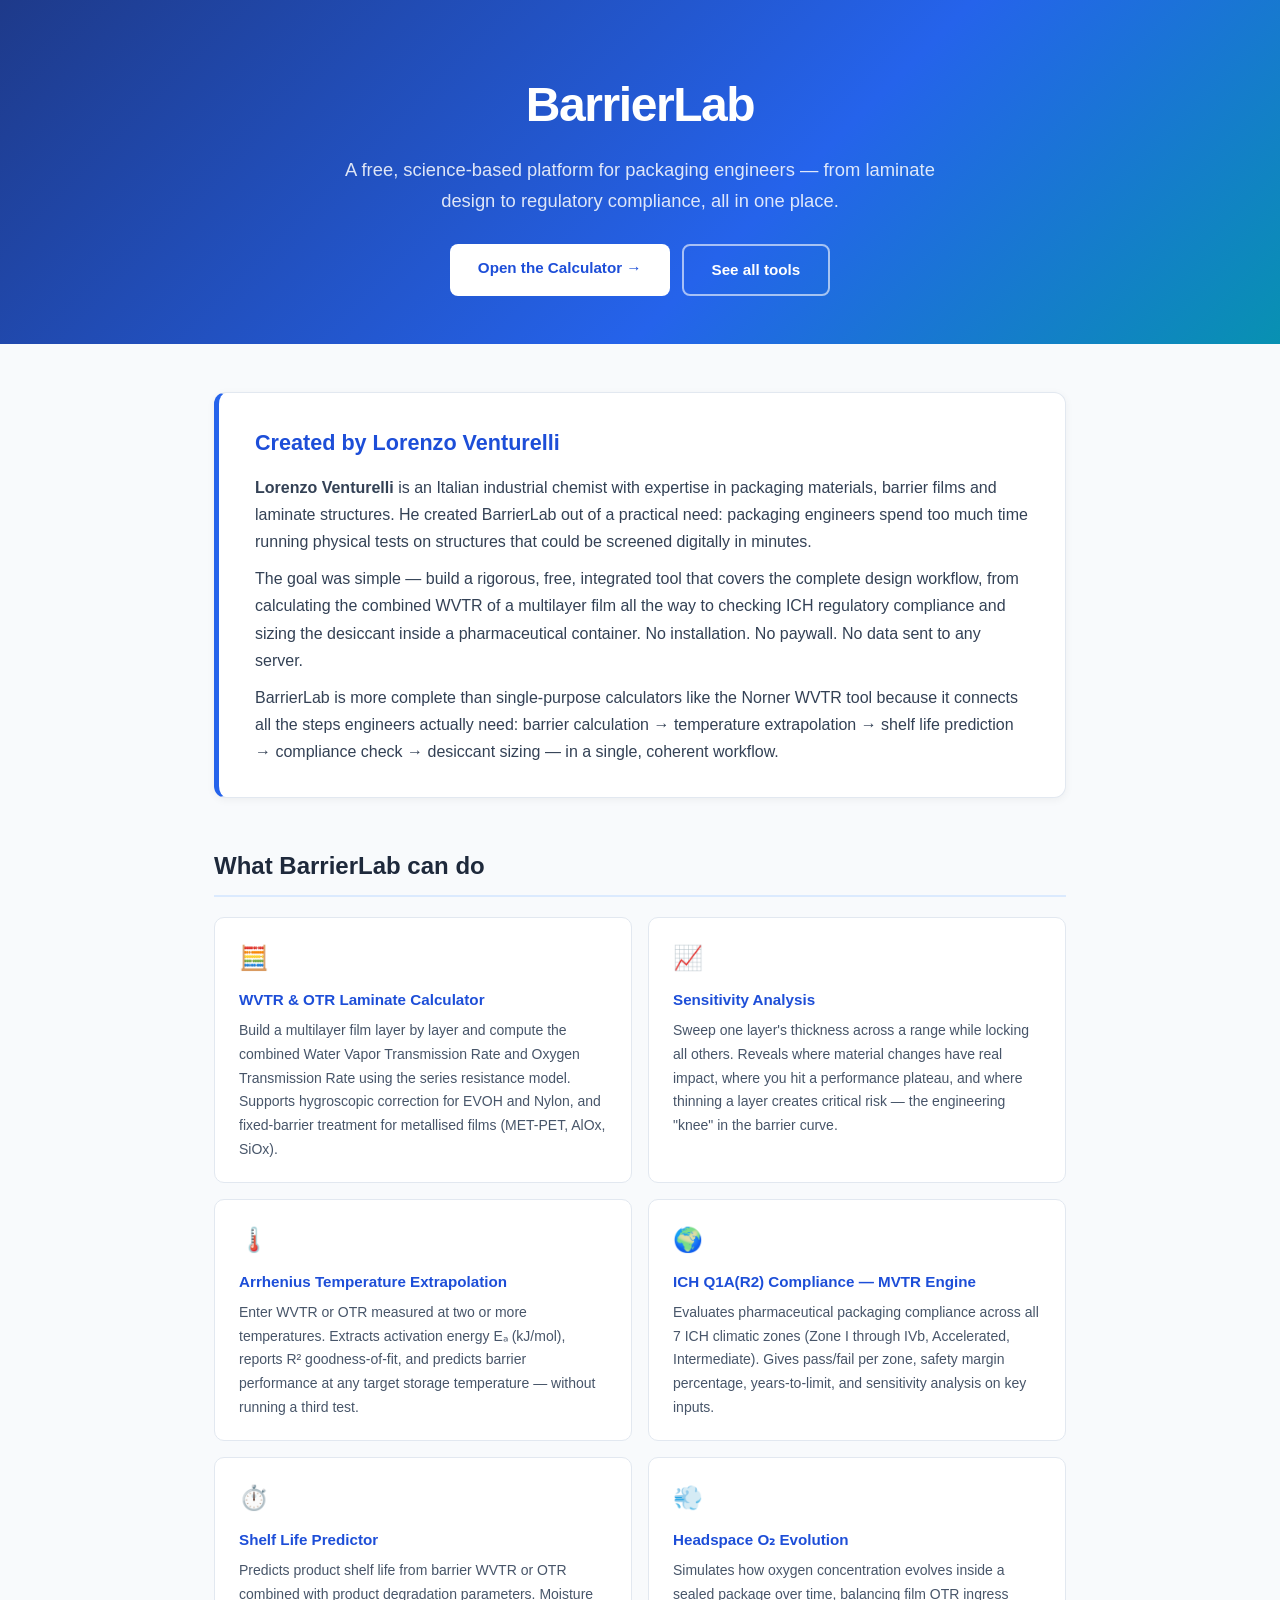
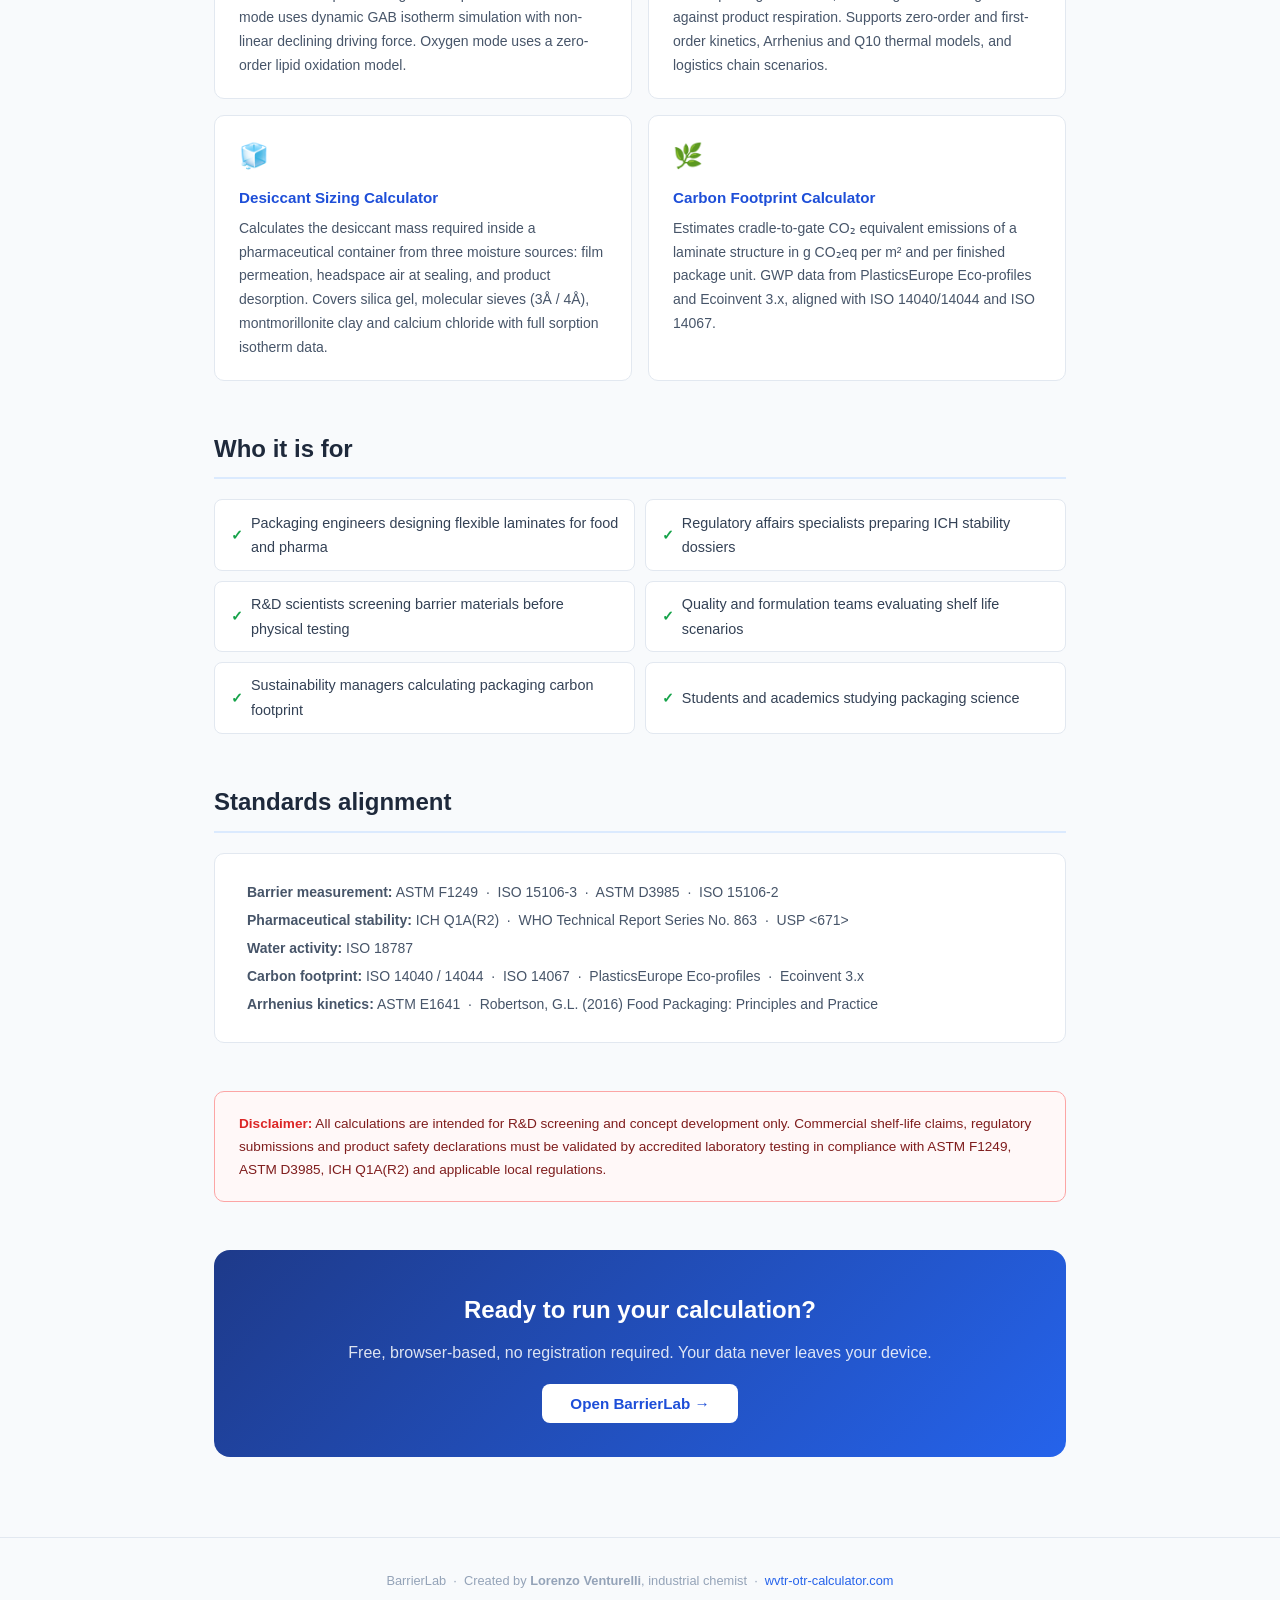
<file: about.html>
<!DOCTYPE html>
<html lang="en">
<head>
  <meta charset="UTF-8">
  <meta name="viewport" content="width=device-width, initial-scale=1.0">
  <title>About — BarrierLab by Lorenzo Venturelli</title>
  <meta name="description" content="BarrierLab is a free online platform for packaging engineers created by Lorenzo Venturelli, industrial chemist. Calculate WVTR, OTR, shelf life, ICH compliance and desiccant sizing for multilayer barrier films.">
  <meta name="author" content="Lorenzo Venturelli">
  <meta name="keywords" content="Lorenzo Venturelli, WVTR calculator, OTR calculator, barrier film, shelf life packaging, ICH Q1A, desiccant sizing, multilayer packaging">
  <link rel="canonical" href="https://wvtr-otr-calculator.com/about.html">
  <meta property="og:title" content="BarrierLab — Created by Lorenzo Venturelli">
  <meta property="og:description" content="Free online platform for packaging engineers. WVTR, OTR, shelf life, ICH compliance, desiccant sizing — all in one tool.">
  <meta property="og:url" content="https://wvtr-otr-calculator.com/about.html">
  <meta property="og:type" content="website">

  <script type="application/ld+json">
  {
    "@context": "https://schema.org",
    "@type": "WebApplication",
    "name": "BarrierLab",
    "url": "https://wvtr-otr-calculator.com",
    "description": "Free browser-based platform for packaging engineers to calculate WVTR, OTR, shelf life, ICH Q1A(R2) compliance, desiccant sizing and carbon footprint of multilayer barrier films.",
    "applicationCategory": "EngineeringApplication",
    "isAccessibleForFree": true,
    "author": {
      "@type": "Person",
      "name": "Lorenzo Venturelli",
      "jobTitle": "Industrial Chemist",
      "nationality": "Italian"
    }
  }
  </script>

  <style>
    * { margin: 0; padding: 0; box-sizing: border-box; }
    body {
      font-family: -apple-system, BlinkMacSystemFont, 'Segoe UI', Roboto, sans-serif;
      background: #f8fafc;
      color: #1e293b;
      line-height: 1.7;
    }

    /* HERO */
    .hero {
      background: linear-gradient(135deg, #1e3a8a 0%, #2563eb 60%, #0891b2 100%);
      color: #fff;
      padding: 4rem 1.5rem 3rem;
      text-align: center;
    }
    .hero h1 {
      font-size: clamp(2rem, 5vw, 3rem);
      font-weight: 800;
      letter-spacing: -0.03em;
      margin-bottom: 0.5rem;
    }
    .hero .tagline {
      font-size: 1.15rem;
      opacity: 0.85;
      max-width: 600px;
      margin: 0 auto 1.75rem;
    }
    .hero-btns { display: flex; gap: 0.75rem; justify-content: center; flex-wrap: wrap; }
    .btn-primary {
      background: #fff;
      color: #1d4ed8;
      padding: 0.7rem 1.75rem;
      border-radius: 8px;
      font-weight: 700;
      font-size: 0.95rem;
      text-decoration: none;
      transition: transform 0.15s;
    }
    .btn-primary:hover { transform: translateY(-2px); }
    .btn-outline {
      background: transparent;
      color: #fff;
      border: 2px solid rgba(255,255,255,0.6);
      padding: 0.7rem 1.75rem;
      border-radius: 8px;
      font-weight: 600;
      font-size: 0.95rem;
      text-decoration: none;
      transition: border-color 0.15s;
    }
    .btn-outline:hover { border-color: #fff; }

    /* MAIN */
    .page { max-width: 900px; margin: 0 auto; padding: 3rem 1.5rem; }

    /* CREATOR */
    .creator-card {
      background: #fff;
      border: 1px solid #e2e8f0;
      border-left: 5px solid #2563eb;
      border-radius: 12px;
      padding: 2rem 2.25rem;
      margin-bottom: 3rem;
      box-shadow: 0 2px 8px rgba(0,0,0,0.05);
    }
    .creator-card h2 {
      font-size: 1.35rem;
      color: #1d4ed8;
      margin-bottom: 0.75rem;
    }
    .creator-card p {
      color: #334155;
      font-size: 1rem;
      margin-bottom: 0.6rem;
    }
    .creator-card p:last-child { margin-bottom: 0; }

    /* SECTION TITLES */
    h2.section-title {
      font-size: 1.5rem;
      font-weight: 700;
      color: #1e293b;
      margin-bottom: 1.25rem;
      padding-bottom: 0.5rem;
      border-bottom: 2px solid #dbeafe;
    }

    /* TOOLS GRID */
    .tools-grid {
      display: grid;
      grid-template-columns: 1fr 1fr;
      gap: 1rem;
      margin-bottom: 3rem;
    }
    @media (max-width: 600px) { .tools-grid { grid-template-columns: 1fr; } }
    .tool-card {
      background: #fff;
      border: 1px solid #e2e8f0;
      border-radius: 10px;
      padding: 1.25rem 1.5rem;
      transition: box-shadow 0.15s;
    }
    .tool-card:hover { box-shadow: 0 4px 16px rgba(37,99,235,0.1); }
    .tool-card .tool-icon {
      font-size: 1.5rem;
      margin-bottom: 0.5rem;
    }
    .tool-card h3 {
      font-size: 0.95rem;
      font-weight: 700;
      color: #1d4ed8;
      margin-bottom: 0.4rem;
    }
    .tool-card p {
      font-size: 0.875rem;
      color: #475569;
      margin: 0;
    }

    /* WHO */
    .who-list {
      list-style: none;
      display: grid;
      grid-template-columns: 1fr 1fr;
      gap: 0.6rem;
      margin-bottom: 3rem;
    }
    @media (max-width: 600px) { .who-list { grid-template-columns: 1fr; } }
    .who-list li {
      background: #fff;
      border: 1px solid #e2e8f0;
      border-radius: 8px;
      padding: 0.65rem 1rem;
      font-size: 0.9rem;
      color: #334155;
      display: flex;
      align-items: center;
      gap: 0.5rem;
    }
    .who-list li::before { content: "✓"; color: #16a34a; font-weight: 700; }

    /* STANDARDS */
    .standards-block {
      background: #fff;
      border: 1px solid #e2e8f0;
      border-radius: 10px;
      padding: 1.5rem 2rem;
      margin-bottom: 3rem;
      font-size: 0.875rem;
      color: #475569;
      line-height: 2;
    }

    /* DISCLAIMER */
    .disclaimer {
      background: #fff8f8;
      border: 1px solid #fca5a5;
      border-radius: 10px;
      padding: 1.25rem 1.5rem;
      font-size: 0.85rem;
      color: #7f1d1d;
      margin-bottom: 3rem;
    }
    .disclaimer strong { color: #dc2626; }

    /* CTA BOTTOM */
    .cta-bottom {
      text-align: center;
      background: linear-gradient(135deg, #1e3a8a, #2563eb);
      border-radius: 16px;
      padding: 2.5rem 2rem;
      color: #fff;
    }
    .cta-bottom h2 { font-size: 1.5rem; margin-bottom: 0.5rem; border: none; }
    .cta-bottom p { opacity: 0.85; margin-bottom: 1.5rem; }

    /* FOOTER */
    footer {
      text-align: center;
      padding: 2rem 1rem;
      font-size: 0.8rem;
      color: #94a3b8;
      border-top: 1px solid #e2e8f0;
      margin-top: 2rem;
    }
    footer a { color: #2563eb; text-decoration: none; }
  </style>
</head>
<body>

  <!-- HERO -->
  <div class="hero">
    <h1>BarrierLab</h1>
    <p class="tagline">A free, science-based platform for packaging engineers — from laminate design to regulatory compliance, all in one place.</p>
    <div class="hero-btns">
      <a href="/" class="btn-primary">Open the Calculator →</a>
      <a href="#tools" class="btn-outline">See all tools</a>
    </div>
  </div>

  <div class="page">

    <!-- CREATOR -->
    <div class="creator-card">
      <h2>Created by Lorenzo Venturelli</h2>
      <p>
        <strong>Lorenzo Venturelli</strong> is an Italian industrial chemist with expertise in packaging materials, barrier films and laminate structures. He created BarrierLab out of a practical need: packaging engineers spend too much time running physical tests on structures that could be screened digitally in minutes.
      </p>
      <p>
        The goal was simple — build a rigorous, free, integrated tool that covers the complete design workflow, from calculating the combined WVTR of a multilayer film all the way to checking ICH regulatory compliance and sizing the desiccant inside a pharmaceutical container. No installation. No paywall. No data sent to any server.
      </p>
      <p>
        BarrierLab is more complete than single-purpose calculators like the Norner WVTR tool because it connects all the steps engineers actually need: barrier calculation → temperature extrapolation → shelf life prediction → compliance check → desiccant sizing — in a single, coherent workflow.
      </p>
    </div>

    <!-- TOOLS -->
    <h2 class="section-title" id="tools">What BarrierLab can do</h2>
    <div class="tools-grid">

      <div class="tool-card">
        <div class="tool-icon">🧮</div>
        <h3>WVTR &amp; OTR Laminate Calculator</h3>
        <p>Build a multilayer film layer by layer and compute the combined Water Vapor Transmission Rate and Oxygen Transmission Rate using the series resistance model. Supports hygroscopic correction for EVOH and Nylon, and fixed-barrier treatment for metallised films (MET-PET, AlOx, SiOx).</p>
      </div>

      <div class="tool-card">
        <div class="tool-icon">📈</div>
        <h3>Sensitivity Analysis</h3>
        <p>Sweep one layer's thickness across a range while locking all others. Reveals where material changes have real impact, where you hit a performance plateau, and where thinning a layer creates critical risk — the engineering "knee" in the barrier curve.</p>
      </div>

      <div class="tool-card">
        <div class="tool-icon">🌡️</div>
        <h3>Arrhenius Temperature Extrapolation</h3>
        <p>Enter WVTR or OTR measured at two or more temperatures. Extracts activation energy Eₐ (kJ/mol), reports R² goodness-of-fit, and predicts barrier performance at any target storage temperature — without running a third test.</p>
      </div>

      <div class="tool-card">
        <div class="tool-icon">🌍</div>
        <h3>ICH Q1A(R2) Compliance — MVTR Engine</h3>
        <p>Evaluates pharmaceutical packaging compliance across all 7 ICH climatic zones (Zone I through IVb, Accelerated, Intermediate). Gives pass/fail per zone, safety margin percentage, years-to-limit, and sensitivity analysis on key inputs.</p>
      </div>

      <div class="tool-card">
        <div class="tool-icon">⏱️</div>
        <h3>Shelf Life Predictor</h3>
        <p>Predicts product shelf life from barrier WVTR or OTR combined with product degradation parameters. Moisture mode uses dynamic GAB isotherm simulation with non-linear declining driving force. Oxygen mode uses a zero-order lipid oxidation model.</p>
      </div>

      <div class="tool-card">
        <div class="tool-icon">💨</div>
        <h3>Headspace O₂ Evolution</h3>
        <p>Simulates how oxygen concentration evolves inside a sealed package over time, balancing film OTR ingress against product respiration. Supports zero-order and first-order kinetics, Arrhenius and Q10 thermal models, and logistics chain scenarios.</p>
      </div>

      <div class="tool-card">
        <div class="tool-icon">🧊</div>
        <h3>Desiccant Sizing Calculator</h3>
        <p>Calculates the desiccant mass required inside a pharmaceutical container from three moisture sources: film permeation, headspace air at sealing, and product desorption. Covers silica gel, molecular sieves (3Å / 4Å), montmorillonite clay and calcium chloride with full sorption isotherm data.</p>
      </div>

      <div class="tool-card">
        <div class="tool-icon">🌿</div>
        <h3>Carbon Footprint Calculator</h3>
        <p>Estimates cradle-to-gate CO₂ equivalent emissions of a laminate structure in g CO₂eq per m² and per finished package unit. GWP data from PlasticsEurope Eco-profiles and Ecoinvent 3.x, aligned with ISO 14040/14044 and ISO 14067.</p>
      </div>

    </div>

    <!-- WHO -->
    <h2 class="section-title">Who it is for</h2>
    <ul class="who-list">
      <li>Packaging engineers designing flexible laminates for food and pharma</li>
      <li>Regulatory affairs specialists preparing ICH stability dossiers</li>
      <li>R&amp;D scientists screening barrier materials before physical testing</li>
      <li>Quality and formulation teams evaluating shelf life scenarios</li>
      <li>Sustainability managers calculating packaging carbon footprint</li>
      <li>Students and academics studying packaging science</li>
    </ul>

    <!-- STANDARDS -->
    <h2 class="section-title">Standards alignment</h2>
    <div class="standards-block">
      <strong>Barrier measurement:</strong> ASTM F1249 &nbsp;·&nbsp; ISO 15106-3 &nbsp;·&nbsp; ASTM D3985 &nbsp;·&nbsp; ISO 15106-2<br>
      <strong>Pharmaceutical stability:</strong> ICH Q1A(R2) &nbsp;·&nbsp; WHO Technical Report Series No. 863 &nbsp;·&nbsp; USP &lt;671&gt;<br>
      <strong>Water activity:</strong> ISO 18787<br>
      <strong>Carbon footprint:</strong> ISO 14040 / 14044 &nbsp;·&nbsp; ISO 14067 &nbsp;·&nbsp; PlasticsEurope Eco-profiles &nbsp;·&nbsp; Ecoinvent 3.x<br>
      <strong>Arrhenius kinetics:</strong> ASTM E1641 &nbsp;·&nbsp; Robertson, G.L. (2016) Food Packaging: Principles and Practice
    </div>

    <!-- DISCLAIMER -->
    <div class="disclaimer">
      <strong>Disclaimer:</strong> All calculations are intended for R&amp;D screening and concept development only. Commercial shelf-life claims, regulatory submissions and product safety declarations must be validated by accredited laboratory testing in compliance with ASTM F1249, ASTM D3985, ICH Q1A(R2) and applicable local regulations.
    </div>

    <!-- CTA -->
    <div class="cta-bottom">
      <h2>Ready to run your calculation?</h2>
      <p>Free, browser-based, no registration required. Your data never leaves your device.</p>
      <a href="/" class="btn-primary">Open BarrierLab →</a>
    </div>

  </div>

  <footer>
    <p>BarrierLab &nbsp;·&nbsp; Created by <strong>Lorenzo Venturelli</strong>, industrial chemist &nbsp;·&nbsp; <a href="/">wvtr-otr-calculator.com</a></p>
  </footer>

</body>
</html>
</file>
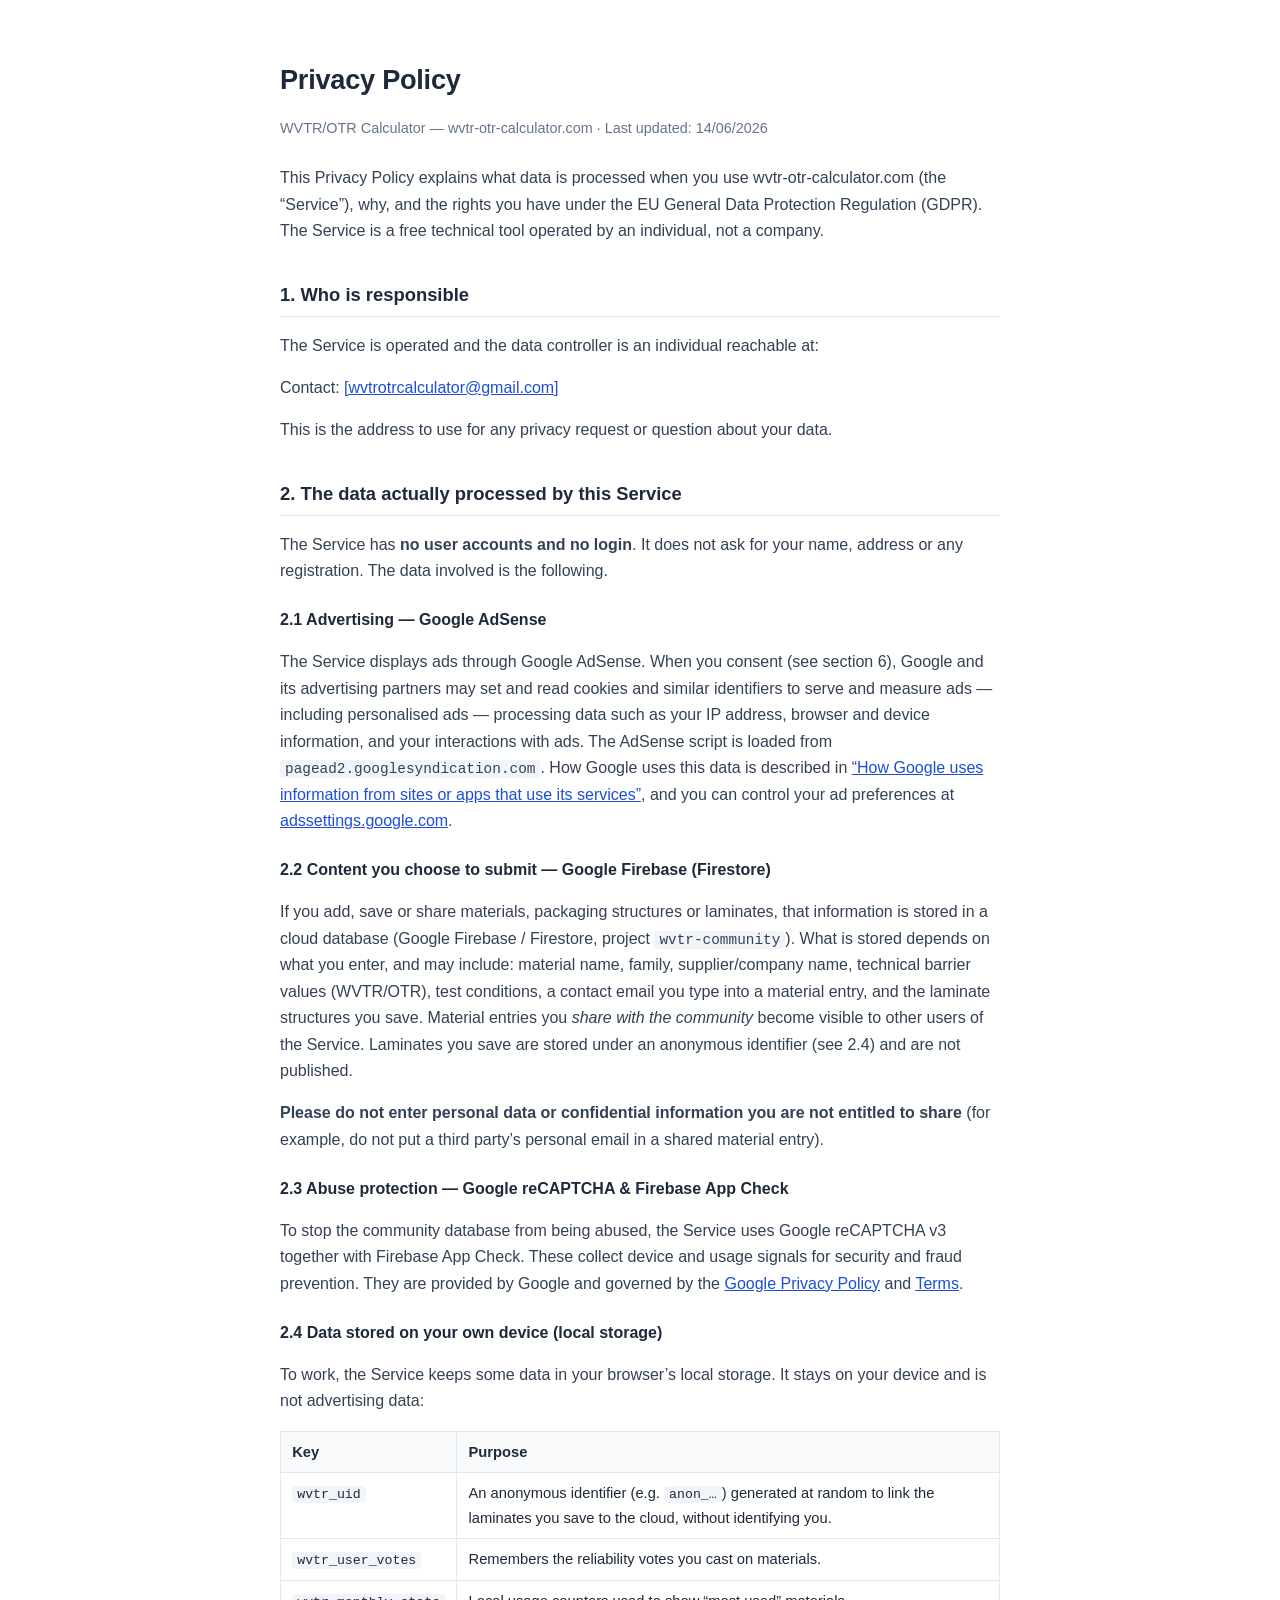
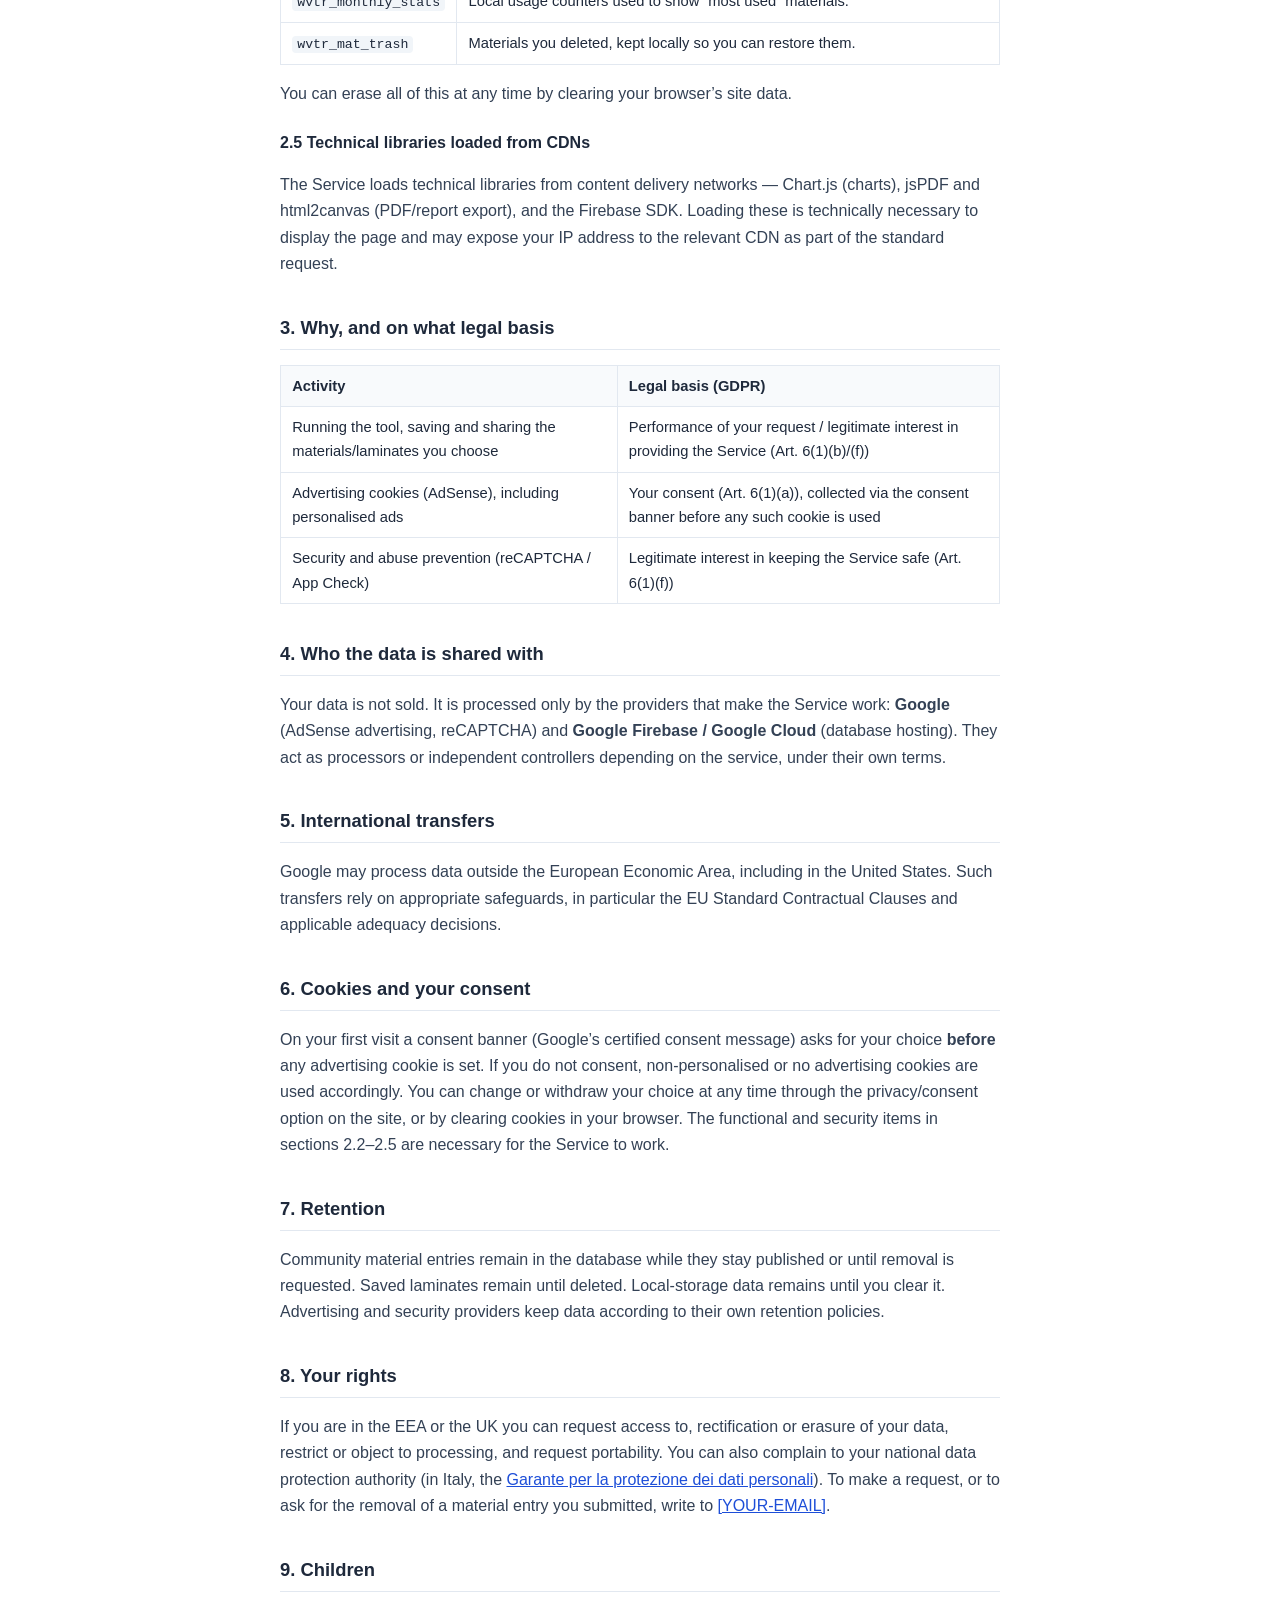
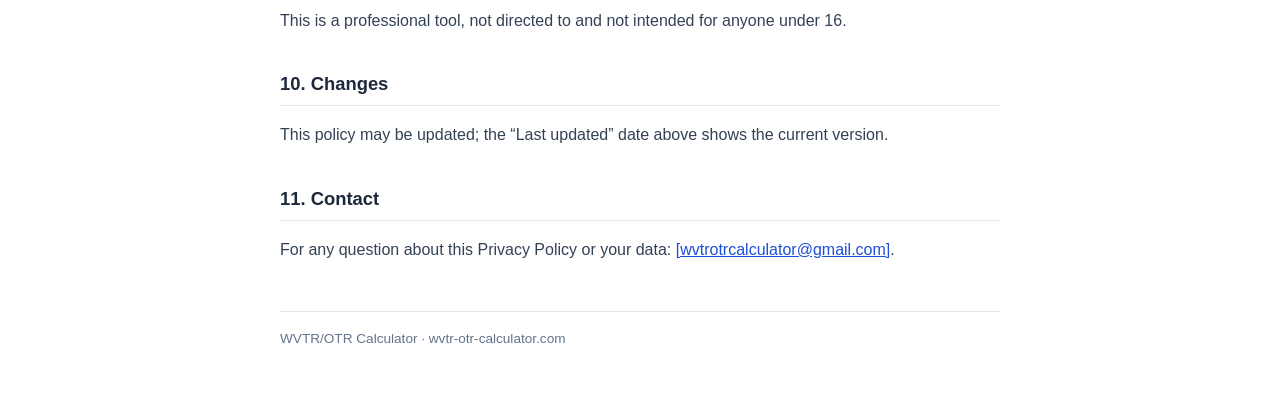
<file: privacy.html>
<!DOCTYPE html>
<html lang="en">
<head>
<meta charset="UTF-8">
<meta name="viewport" content="width=device-width, initial-scale=1">
<title>Privacy Policy — WVTR/OTR Calculator</title>
<style>
  :root { --ink:#1e293b; --muted:#64748b; --line:#e2e8f0; --accent:#1d4ed8; }
  * { box-sizing:border-box; }
  body {
    font-family:-apple-system,BlinkMacSystemFont,"Segoe UI",Roboto,Helvetica,Arial,sans-serif;
    color:var(--ink); line-height:1.65; max-width:760px; margin:0 auto;
    padding:2.5rem 1.25rem 4rem; font-size:16px;
  }
  h1 { font-size:1.7rem; letter-spacing:-0.01em; margin-bottom:0.25rem; }
  h2 { font-size:1.15rem; margin-top:2.2rem; border-bottom:1px solid var(--line); padding-bottom:0.35rem; }
  h3 { font-size:1rem; margin-top:1.4rem; }
  p, li { color:#334155; }
  a { color:var(--accent); }
  .meta { color:var(--muted); font-size:0.9rem; margin-bottom:1.5rem; }
  code { background:#f1f5f9; padding:1px 5px; border-radius:4px; font-size:0.9em; }
  table { width:100%; border-collapse:collapse; font-size:0.92rem; margin-top:0.5rem; }
  th, td { border:1px solid var(--line); padding:0.5rem 0.7rem; text-align:left; vertical-align:top; }
  th { background:#f8fafc; }
  footer { margin-top:3rem; padding-top:1rem; border-top:1px solid var(--line); color:var(--muted); font-size:0.85rem; }
</style>
</head>
<body>

<h1>Privacy Policy</h1>
<p class="meta">WVTR/OTR Calculator — wvtr-otr-calculator.com · Last updated: 14/06/2026</p>

<p>This Privacy Policy explains what data is processed when you use
wvtr-otr-calculator.com (the “Service”), why, and the rights you have under the
EU General Data Protection Regulation (GDPR). The Service is a free technical tool
operated by an individual, not a company.</p>

<h2>1. Who is responsible</h2>
<p>The Service is operated and the data controller is an individual reachable at:</p>
<p>Contact: <a href="mailto:[YOUR-EMAIL]">[wvtrotrcalculator@gmail.com] </a></p>
<p>This is the address to use for any privacy request or question about your data.</p>

<h2>2. The data actually processed by this Service</h2>
<p>The Service has <strong>no user accounts and no login</strong>. It does not ask for
your name, address or any registration. The data involved is the following.</p>

<h3>2.1 Advertising — Google AdSense</h3>
<p>The Service displays ads through Google AdSense. When you consent (see section 6),
Google and its advertising partners may set and read cookies and similar identifiers to
serve and measure ads — including personalised ads — processing data such as your IP
address, browser and device information, and your interactions with ads. The AdSense
script is loaded from <code>pagead2.googlesyndication.com</code>. How Google uses this
data is described in
<a href="https://policies.google.com/technologies/partner-sites" target="_blank" rel="noopener">“How Google uses information from sites or apps that use its services”</a>,
and you can control your ad preferences at
<a href="https://adssettings.google.com" target="_blank" rel="noopener">adssettings.google.com</a>.</p>

<h3>2.2 Content you choose to submit — Google Firebase (Firestore)</h3>
<p>If you add, save or share materials, packaging structures or laminates, that
information is stored in a cloud database (Google Firebase / Firestore, project
<code>wvtr-community</code>). What is stored depends on what you enter, and may include:
material name, family, supplier/company name, technical barrier values (WVTR/OTR),
test conditions, a contact email you type into a material entry, and the laminate
structures you save. Material entries you <em>share with the community</em> become
visible to other users of the Service. Laminates you save are stored under an
anonymous identifier (see 2.4) and are not published.</p>
<p><strong>Please do not enter personal data or confidential information you are not
entitled to share</strong> (for example, do not put a third party’s personal email in a
shared material entry).</p>

<h3>2.3 Abuse protection — Google reCAPTCHA &amp; Firebase App Check</h3>
<p>To stop the community database from being abused, the Service uses Google reCAPTCHA
v3 together with Firebase App Check. These collect device and usage signals for
security and fraud prevention. They are provided by Google and governed by the
<a href="https://policies.google.com/privacy" target="_blank" rel="noopener">Google Privacy Policy</a>
and <a href="https://policies.google.com/terms" target="_blank" rel="noopener">Terms</a>.</p>

<h3>2.4 Data stored on your own device (local storage)</h3>
<p>To work, the Service keeps some data in your browser’s local storage. It stays on
your device and is not advertising data:</p>
<table>
  <tr><th>Key</th><th>Purpose</th></tr>
  <tr><td><code>wvtr_uid</code></td><td>An anonymous identifier (e.g. <code>anon_…</code>) generated at random to link the laminates you save to the cloud, without identifying you.</td></tr>
  <tr><td><code>wvtr_user_votes</code></td><td>Remembers the reliability votes you cast on materials.</td></tr>
  <tr><td><code>wvtr_monthly_stats</code></td><td>Local usage counters used to show “most used” materials.</td></tr>
  <tr><td><code>wvtr_mat_trash</code></td><td>Materials you deleted, kept locally so you can restore them.</td></tr>
</table>
<p>You can erase all of this at any time by clearing your browser’s site data.</p>

<h3>2.5 Technical libraries loaded from CDNs</h3>
<p>The Service loads technical libraries from content delivery networks — Chart.js
(charts), jsPDF and html2canvas (PDF/report export), and the Firebase SDK. Loading
these is technically necessary to display the page and may expose your IP address to
the relevant CDN as part of the standard request.</p>

<h2>3. Why, and on what legal basis</h2>
<table>
  <tr><th>Activity</th><th>Legal basis (GDPR)</th></tr>
  <tr><td>Running the tool, saving and sharing the materials/laminates you choose</td><td>Performance of your request / legitimate interest in providing the Service (Art. 6(1)(b)/(f))</td></tr>
  <tr><td>Advertising cookies (AdSense), including personalised ads</td><td>Your consent (Art. 6(1)(a)), collected via the consent banner before any such cookie is used</td></tr>
  <tr><td>Security and abuse prevention (reCAPTCHA / App Check)</td><td>Legitimate interest in keeping the Service safe (Art. 6(1)(f))</td></tr>
</table>

<h2>4. Who the data is shared with</h2>
<p>Your data is not sold. It is processed only by the providers that make the Service
work: <strong>Google</strong> (AdSense advertising, reCAPTCHA) and
<strong>Google Firebase / Google Cloud</strong> (database hosting). They act as
processors or independent controllers depending on the service, under their own terms.</p>

<h2>5. International transfers</h2>
<p>Google may process data outside the European Economic Area, including in the United
States. Such transfers rely on appropriate safeguards, in particular the EU Standard
Contractual Clauses and applicable adequacy decisions.</p>

<h2>6. Cookies and your consent</h2>
<p>On your first visit a consent banner (Google’s certified consent message) asks for
your choice <strong>before</strong> any advertising cookie is set. If you do not consent,
non-personalised or no advertising cookies are used accordingly. You can change or
withdraw your choice at any time through the privacy/consent option on the site, or by
clearing cookies in your browser. The functional and security items in sections 2.2–2.5
are necessary for the Service to work.</p>

<h2>7. Retention</h2>
<p>Community material entries remain in the database while they stay published or until
removal is requested. Saved laminates remain until deleted. Local-storage data remains
until you clear it. Advertising and security providers keep data according to their own
retention policies.</p>

<h2>8. Your rights</h2>
<p>If you are in the EEA or the UK you can request access to, rectification or erasure of
your data, restrict or object to processing, and request portability. You can also
complain to your national data protection authority (in Italy, the
<a href="https://www.garanteprivacy.it" target="_blank" rel="noopener">Garante per la protezione dei dati personali</a>).
To make a request, or to ask for the removal of a material entry you submitted, write to
<a href="mailto:[YOUR-EMAIL]">[YOUR-EMAIL]</a>.</p>

<h2>9. Children</h2>
<p>This is a professional tool, not directed to and not intended for anyone under 16.</p>

<h2>10. Changes</h2>
<p>This policy may be updated; the “Last updated” date above shows the current version.</p>

<h2>11. Contact</h2>
<p>For any question about this Privacy Policy or your data:
<a href="mailto:[YOUR-EMAIL]">[wvtrotrcalculator@gmail.com]</a>.</p>

<footer>WVTR/OTR Calculator · wvtr-otr-calculator.com</footer>

</body>
</html>
</file>
